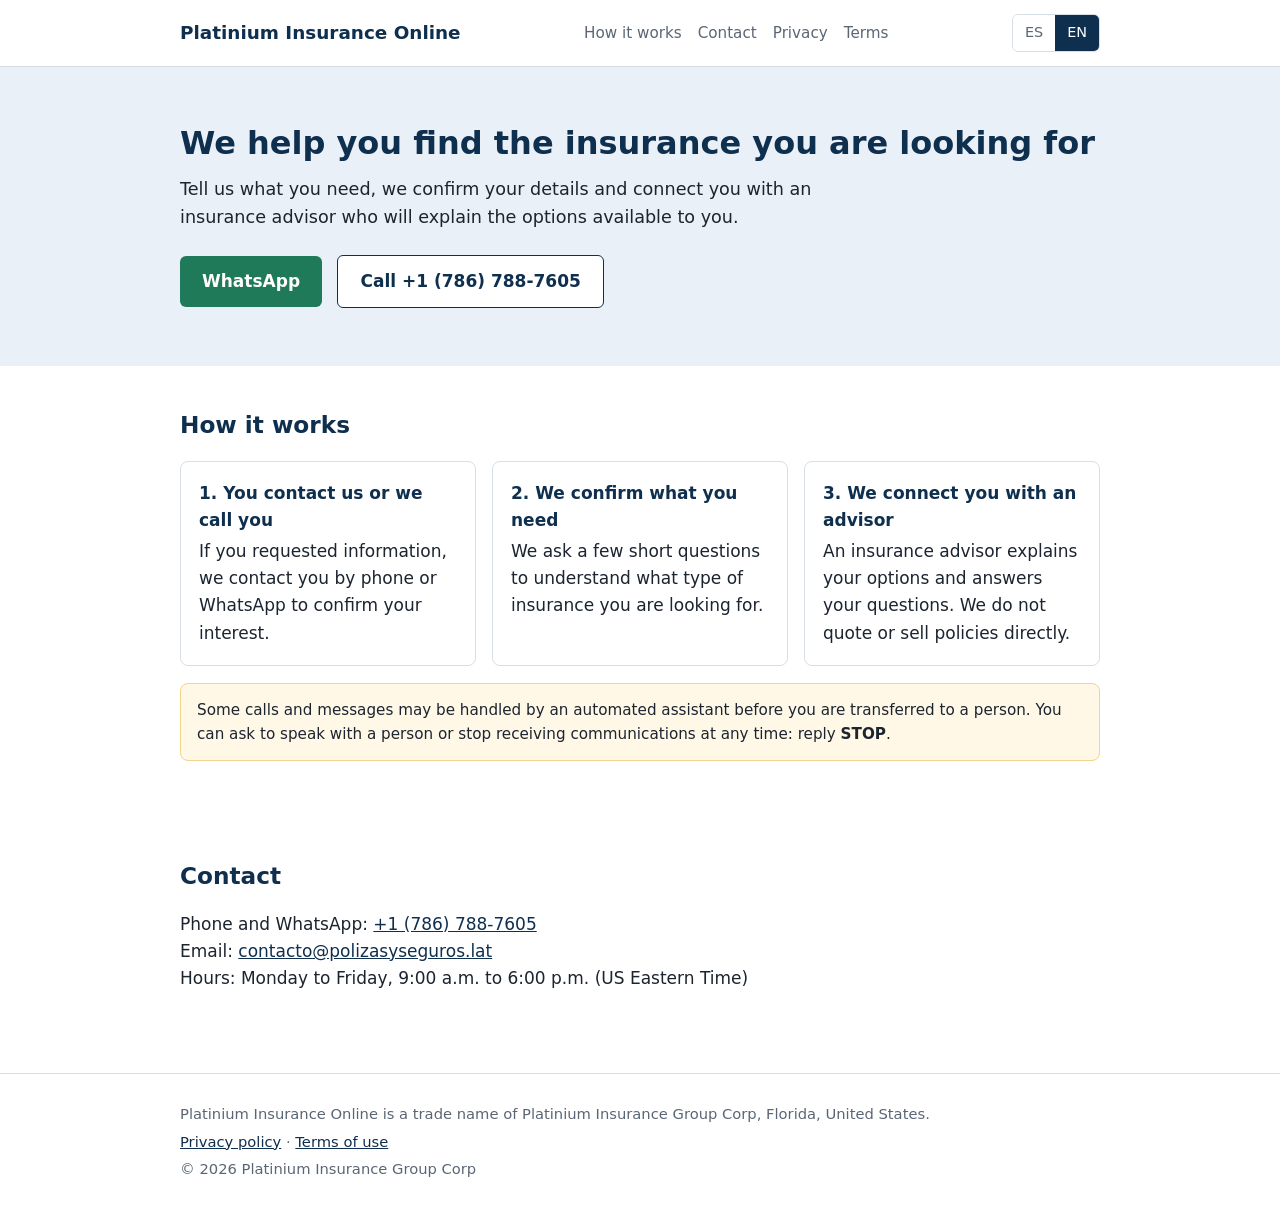
<file: index.html>
<!doctype html>
<html lang="es">
<head>
  <meta charset="utf-8">
  <meta name="viewport" content="width=device-width, initial-scale=1">
  <title>Platinium Insurance Online</title>
  <meta name="description" content="Platinium Insurance Online, de Platinium Insurance Group Corp (Florida). Te ayudamos a encontrar el seguro que buscas y te ponemos en contacto con un asesor.">
  <meta name="theme-color" content="#0f2f4f">
  <link rel="stylesheet" href="estilos.css">
</head>
<body>
  <header class="sitio">
    <div class="contenedor">
      <a class="marca" href="index.html">Platinium Insurance Online</a>
      <nav class="menu" aria-label="Menú">
        <a href="#como-funciona"><span data-lang="es">Cómo funciona</span><span data-lang="en">How it works</span></a>
        <a href="#contacto"><span data-lang="es">Contacto</span><span data-lang="en">Contact</span></a>
        <a href="privacidad.html"><span data-lang="es">Privacidad</span><span data-lang="en">Privacy</span></a>
        <a href="terminos.html"><span data-lang="es">Términos</span><span data-lang="en">Terms</span></a>
      </nav>
      <div class="idioma" role="group" aria-label="Idioma / Language">
        <button type="button" data-set="es" aria-pressed="true">ES</button>
        <button type="button" data-set="en" aria-pressed="false">EN</button>
      </div>
    </div>
  </header>

  <main>
    <div class="portada">
      <div class="contenedor">
        <h1>
          <span data-lang="es">Te ayudamos a encontrar el seguro que buscas</span>
          <span data-lang="en">We help you find the insurance you are looking for</span>
        </h1>
        <p>
          <span data-lang="es">Nos cuentas qué necesitas, confirmamos tus datos y te ponemos en contacto con un asesor de seguros que te explicará las opciones disponibles.</span>
          <span data-lang="en">Tell us what you need, we confirm your details and connect you with an insurance advisor who will explain the options available to you.</span>
        </p>
        <a class="boton" href="https://wa.me/17867887605">WhatsApp</a>
        <a class="boton secundario" href="tel:+17867887605">
          <span data-lang="es">Llamar</span><span data-lang="en">Call</span> +1 (786) 788-7605
        </a>
      </div>
    </div>

    <section id="como-funciona">
      <div class="contenedor">
        <h2><span data-lang="es">Cómo funciona</span><span data-lang="en">How it works</span></h2>
        <ol class="pasos">
          <li>
            <strong><span data-lang="es">1. Nos escribes o te llamamos</span><span data-lang="en">1. You contact us or we call you</span></strong>
            <span data-lang="es">Si pediste información, te contactamos por teléfono o WhatsApp para confirmar tu interés.</span>
            <span data-lang="en">If you requested information, we contact you by phone or WhatsApp to confirm your interest.</span>
          </li>
          <li>
            <strong><span data-lang="es">2. Confirmamos lo que necesitas</span><span data-lang="en">2. We confirm what you need</span></strong>
            <span data-lang="es">Te hacemos unas preguntas breves para entender qué tipo de seguro buscas.</span>
            <span data-lang="en">We ask a few short questions to understand what type of insurance you are looking for.</span>
          </li>
          <li>
            <strong><span data-lang="es">3. Te conectamos con un asesor</span><span data-lang="en">3. We connect you with an advisor</span></strong>
            <span data-lang="es">Un asesor de seguros te explica las opciones y resuelve tus dudas. No cotizamos ni vendemos pólizas directamente.</span>
            <span data-lang="en">An insurance advisor explains your options and answers your questions. We do not quote or sell policies directly.</span>
          </li>
        </ol>
        <p class="aviso">
          <span data-lang="es">Algunas llamadas y mensajes pueden ser atendidos por un asistente automatizado antes de pasarte con una persona. Puedes pedir hablar con una persona o dejar de recibir comunicaciones en cualquier momento: responde <strong>BAJA</strong> o <strong>STOP</strong>.</span>
          <span data-lang="en">Some calls and messages may be handled by an automated assistant before you are transferred to a person. You can ask to speak with a person or stop receiving communications at any time: reply <strong>STOP</strong>.</span>
        </p>
      </div>
    </section>

    <section id="contacto">
      <div class="contenedor">
        <h2><span data-lang="es">Contacto</span><span data-lang="en">Contact</span></h2>
        <p>
          <span data-lang="es">Teléfono y WhatsApp:</span><span data-lang="en">Phone and WhatsApp:</span>
          <a href="tel:+17867887605">+1 (786) 788-7605</a><br>
          <span data-lang="es">Correo:</span><span data-lang="en">Email:</span>
          <a href="mailto:contacto@polizasyseguros.lat">contacto@polizasyseguros.lat</a><br>
          <span data-lang="es">Horario: lunes a viernes, 9:00 a 18:00 (hora del Este de EE. UU.)</span>
          <span data-lang="en">Hours: Monday to Friday, 9:00 a.m. to 6:00 p.m. (US Eastern Time)</span>
        </p>
      </div>
    </section>
  </main>

  <footer class="sitio">
    <div class="contenedor">
      <p>Platinium Insurance Online <span data-lang="es">es un nombre comercial de</span><span data-lang="en">is a trade name of</span> Platinium Insurance Group Corp, Florida, <span data-lang="es">Estados Unidos</span><span data-lang="en">United States</span>.</p>
      <p><a href="privacidad.html"><span data-lang="es">Política de privacidad</span><span data-lang="en">Privacy policy</span></a> · <a href="terminos.html"><span data-lang="es">Términos de uso</span><span data-lang="en">Terms of use</span></a></p>
      <p>© 2026 Platinium Insurance Group Corp</p>
    </div>
  </footer>
  <script src="idioma.js"></script>
</body>
</html>
</file>
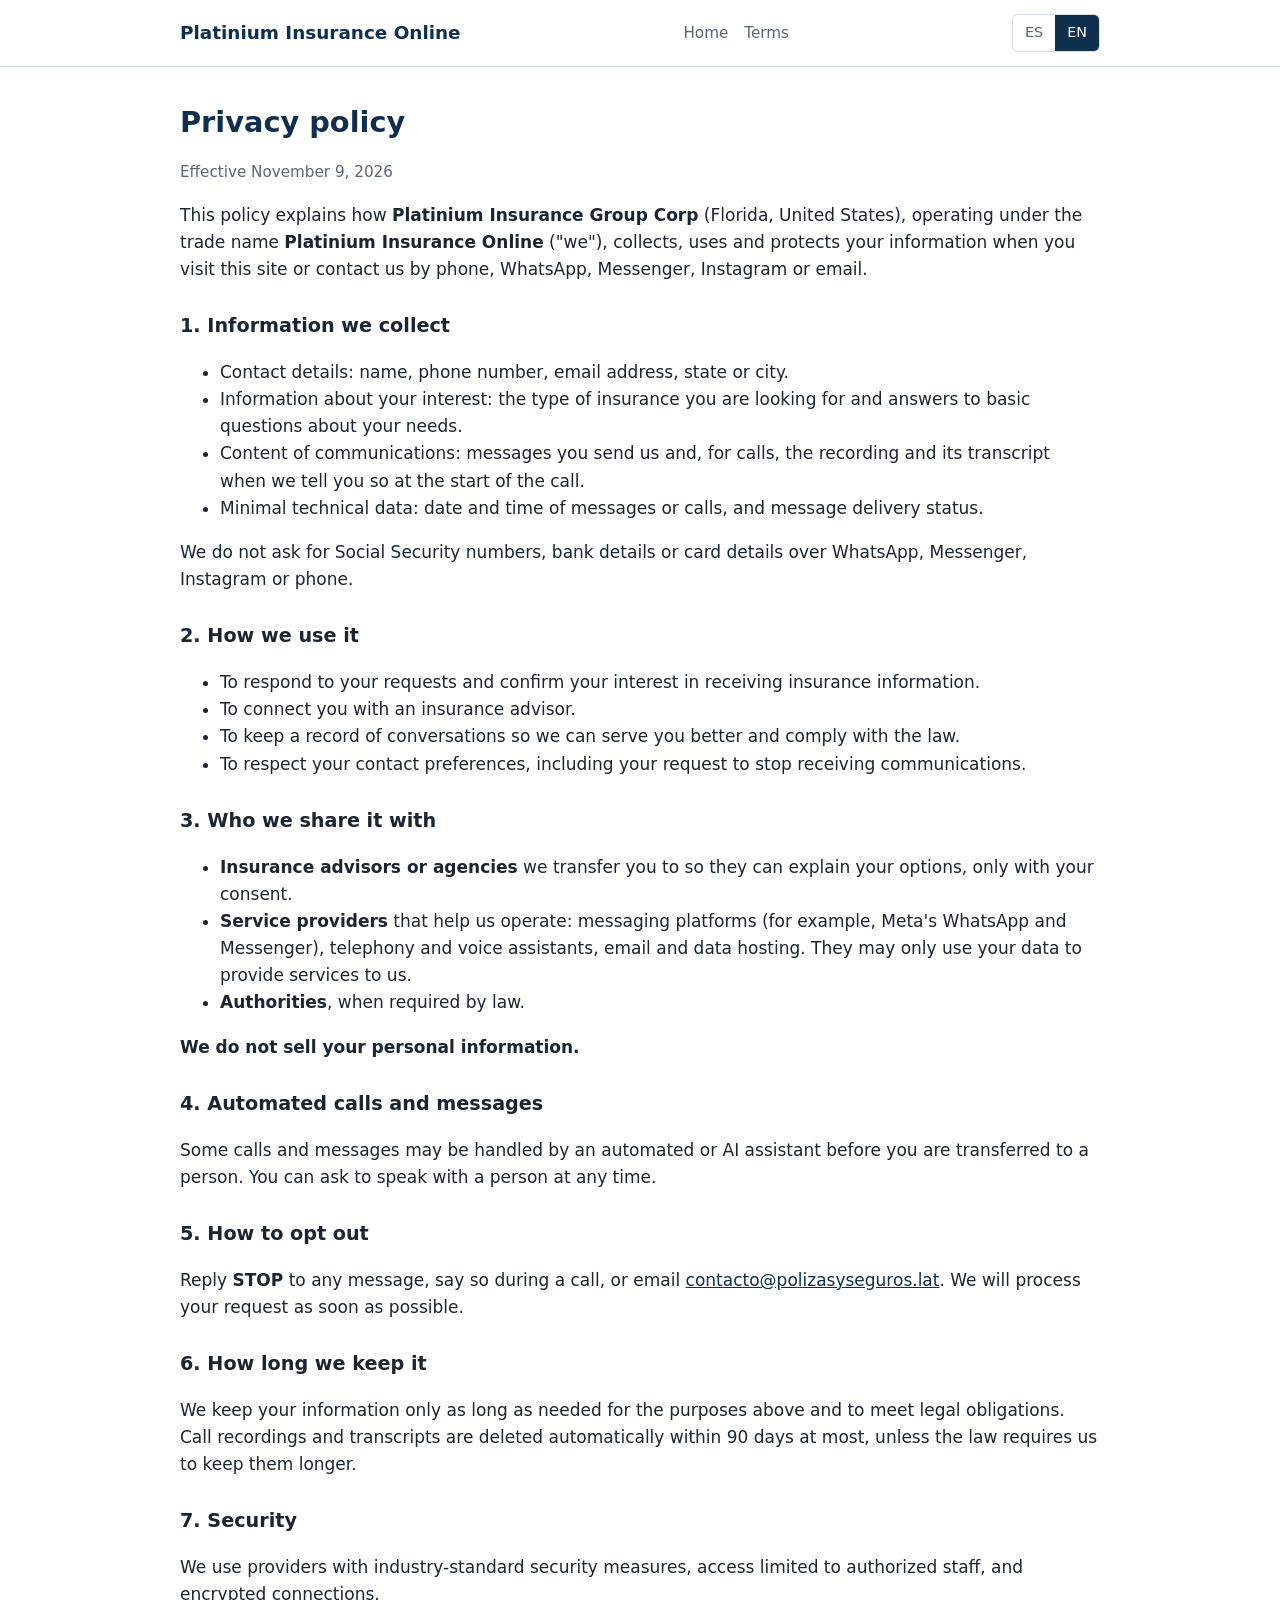
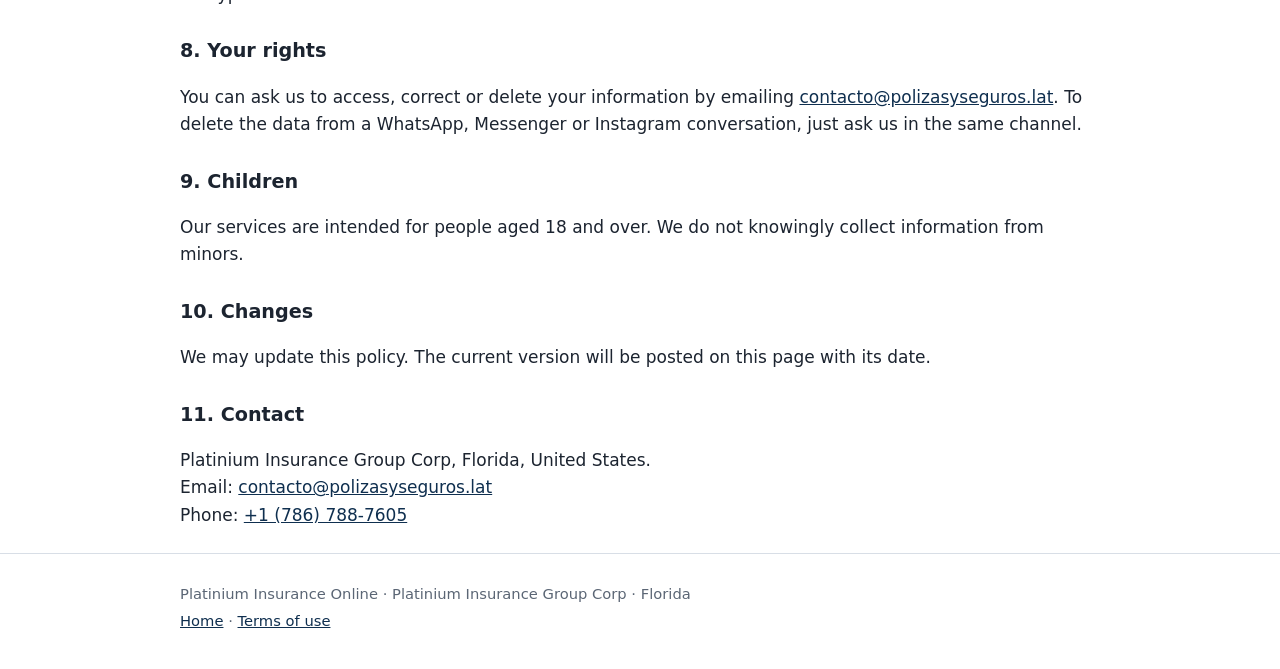
<file: privacidad.html>
<!doctype html>
<html lang="es">
<head>
  <meta charset="utf-8">
  <meta name="viewport" content="width=device-width, initial-scale=1">
  <title>Política de privacidad | Platinium Insurance Online</title>
  <meta name="description" content="Política de privacidad de Platinium Insurance Online (Platinium Insurance Group Corp).">
  <link rel="stylesheet" href="estilos.css">
</head>
<body>
  <header class="sitio">
    <div class="contenedor">
      <a class="marca" href="index.html">Platinium Insurance Online</a>
      <nav class="menu" aria-label="Menú">
        <a href="index.html"><span data-lang="es">Inicio</span><span data-lang="en">Home</span></a>
        <a href="terminos.html"><span data-lang="es">Términos</span><span data-lang="en">Terms</span></a>
      </nav>
      <div class="idioma" role="group" aria-label="Idioma / Language">
        <button type="button" data-set="es" aria-pressed="true">ES</button>
        <button type="button" data-set="en" aria-pressed="false">EN</button>
      </div>
    </div>
  </header>

  <main class="contenedor legal">

    <!-- ================= ESPAÑOL ================= -->
    <div data-lang="es">
      <h1>Política de privacidad</h1>
      <p class="fecha">Vigente desde el 9 de noviembre de 2026</p>

      <p>Esta política explica cómo <strong>Platinium Insurance Group Corp</strong> (Florida, Estados Unidos), que opera con el nombre comercial <strong>Platinium Insurance Online</strong> («nosotros»), recoge, usa y protege tus datos cuando visitas este sitio o te comunicas con nosotros por teléfono, WhatsApp, Messenger, Instagram o correo electrónico.</p>

      <h2>1. Qué datos recogemos</h2>
      <ul>
        <li>Datos de contacto: nombre, número de teléfono, correo electrónico, estado o ciudad.</li>
        <li>Información sobre tu interés: tipo de seguro que buscas y respuestas a preguntas básicas para entender tu necesidad.</li>
        <li>Contenido de las comunicaciones: mensajes que nos envías y, en las llamadas, la grabación y su transcripción cuando te lo indiquemos al inicio de la llamada.</li>
        <li>Datos técnicos mínimos: fecha y hora de los mensajes o llamadas, y el estado de entrega de los mensajes.</li>
      </ul>
      <p>No pedimos números de seguro social, datos bancarios ni datos de tarjetas por WhatsApp, Messenger, Instagram ni teléfono.</p>

      <h2>2. Para qué los usamos</h2>
      <ul>
        <li>Responder a tus solicitudes y confirmar tu interés en recibir información sobre seguros.</li>
        <li>Ponerte en contacto con un asesor de seguros.</li>
        <li>Llevar un registro de las conversaciones para darte un mejor servicio y cumplir con la ley.</li>
        <li>Respetar tus preferencias de contacto, incluida tu solicitud de no recibir más comunicaciones.</li>
      </ul>

      <h2>3. Con quién los compartimos</h2>
      <ul>
        <li><strong>Asesores o agencias de seguros</strong> a quienes te transferimos para que te expliquen opciones, solo con tu consentimiento.</li>
        <li><strong>Proveedores de servicios</strong> que nos ayudan a operar: plataformas de mensajería (por ejemplo, WhatsApp y Messenger de Meta), telefonía y asistentes de voz, correo electrónico y alojamiento de datos. Solo pueden usar tus datos para prestarnos el servicio.</li>
        <li><strong>Autoridades</strong>, cuando la ley lo exija.</li>
      </ul>
      <p><strong>No vendemos tus datos personales.</strong></p>

      <h2>4. Llamadas y mensajes automatizados</h2>
      <p>Algunas llamadas y mensajes pueden ser atendidos por un asistente automatizado o de inteligencia artificial antes de transferirte a una persona. Puedes pedir hablar con una persona en cualquier momento.</p>

      <h2>5. Cómo dejar de recibir comunicaciones</h2>
      <p>Responde <strong>BAJA</strong> o <strong>STOP</strong> a cualquier mensaje, dilo durante una llamada o escríbenos a <a href="mailto:contacto@polizasyseguros.lat">contacto@polizasyseguros.lat</a>. Atenderemos tu solicitud lo antes posible.</p>

      <h2>6. Cuánto tiempo los guardamos</h2>
      <p>Guardamos tus datos solo el tiempo necesario para los fines anteriores y para cumplir obligaciones legales. Las grabaciones y transcripciones de llamadas se borran automáticamente en un plazo máximo de 90 días, salvo que la ley nos obligue a conservarlas más tiempo.</p>

      <h2>7. Seguridad</h2>
      <p>Usamos proveedores con medidas de seguridad estándar del sector, acceso limitado al personal autorizado y conexiones cifradas.</p>

      <h2>8. Tus derechos</h2>
      <p>Puedes pedirnos acceder a tus datos, corregirlos o borrarlos escribiendo a <a href="mailto:contacto@polizasyseguros.lat">contacto@polizasyseguros.lat</a>. Para borrar los datos de una conversación de WhatsApp, Messenger o Instagram, basta con que nos lo pidas por el mismo canal.</p>

      <h2>9. Menores de edad</h2>
      <p>Nuestros servicios están dirigidos a mayores de 18 años. No recogemos a sabiendas datos de menores.</p>

      <h2>10. Cambios</h2>
      <p>Podemos actualizar esta política. Publicaremos la versión vigente en esta página con su fecha.</p>

      <h2>11. Contacto</h2>
      <p>Platinium Insurance Group Corp, Florida, Estados Unidos.<br>
      Correo: <a href="mailto:contacto@polizasyseguros.lat">contacto@polizasyseguros.lat</a><br>
      Teléfono: <a href="tel:+17867887605">+1 (786) 788-7605</a></p>
    </div>

    <!-- ================= ENGLISH ================= -->
    <div data-lang="en">
      <h1>Privacy policy</h1>
      <p class="fecha">Effective November 9, 2026</p>

      <p>This policy explains how <strong>Platinium Insurance Group Corp</strong> (Florida, United States), operating under the trade name <strong>Platinium Insurance Online</strong> ("we"), collects, uses and protects your information when you visit this site or contact us by phone, WhatsApp, Messenger, Instagram or email.</p>

      <h2>1. Information we collect</h2>
      <ul>
        <li>Contact details: name, phone number, email address, state or city.</li>
        <li>Information about your interest: the type of insurance you are looking for and answers to basic questions about your needs.</li>
        <li>Content of communications: messages you send us and, for calls, the recording and its transcript when we tell you so at the start of the call.</li>
        <li>Minimal technical data: date and time of messages or calls, and message delivery status.</li>
      </ul>
      <p>We do not ask for Social Security numbers, bank details or card details over WhatsApp, Messenger, Instagram or phone.</p>

      <h2>2. How we use it</h2>
      <ul>
        <li>To respond to your requests and confirm your interest in receiving insurance information.</li>
        <li>To connect you with an insurance advisor.</li>
        <li>To keep a record of conversations so we can serve you better and comply with the law.</li>
        <li>To respect your contact preferences, including your request to stop receiving communications.</li>
      </ul>

      <h2>3. Who we share it with</h2>
      <ul>
        <li><strong>Insurance advisors or agencies</strong> we transfer you to so they can explain your options, only with your consent.</li>
        <li><strong>Service providers</strong> that help us operate: messaging platforms (for example, Meta's WhatsApp and Messenger), telephony and voice assistants, email and data hosting. They may only use your data to provide services to us.</li>
        <li><strong>Authorities</strong>, when required by law.</li>
      </ul>
      <p><strong>We do not sell your personal information.</strong></p>

      <h2>4. Automated calls and messages</h2>
      <p>Some calls and messages may be handled by an automated or AI assistant before you are transferred to a person. You can ask to speak with a person at any time.</p>

      <h2>5. How to opt out</h2>
      <p>Reply <strong>STOP</strong> to any message, say so during a call, or email <a href="mailto:contacto@polizasyseguros.lat">contacto@polizasyseguros.lat</a>. We will process your request as soon as possible.</p>

      <h2>6. How long we keep it</h2>
      <p>We keep your information only as long as needed for the purposes above and to meet legal obligations. Call recordings and transcripts are deleted automatically within 90 days at most, unless the law requires us to keep them longer.</p>

      <h2>7. Security</h2>
      <p>We use providers with industry-standard security measures, access limited to authorized staff, and encrypted connections.</p>

      <h2>8. Your rights</h2>
      <p>You can ask us to access, correct or delete your information by emailing <a href="mailto:contacto@polizasyseguros.lat">contacto@polizasyseguros.lat</a>. To delete the data from a WhatsApp, Messenger or Instagram conversation, just ask us in the same channel.</p>

      <h2>9. Children</h2>
      <p>Our services are intended for people aged 18 and over. We do not knowingly collect information from minors.</p>

      <h2>10. Changes</h2>
      <p>We may update this policy. The current version will be posted on this page with its date.</p>

      <h2>11. Contact</h2>
      <p>Platinium Insurance Group Corp, Florida, United States.<br>
      Email: <a href="mailto:contacto@polizasyseguros.lat">contacto@polizasyseguros.lat</a><br>
      Phone: <a href="tel:+17867887605">+1 (786) 788-7605</a></p>
    </div>
  </main>

  <footer class="sitio">
    <div class="contenedor">
      <p>Platinium Insurance Online · Platinium Insurance Group Corp · Florida</p>
      <p><a href="index.html"><span data-lang="es">Inicio</span><span data-lang="en">Home</span></a> · <a href="terminos.html"><span data-lang="es">Términos de uso</span><span data-lang="en">Terms of use</span></a></p>
    </div>
  </footer>
  <script src="idioma.js"></script>
</body>
</html>
</file>
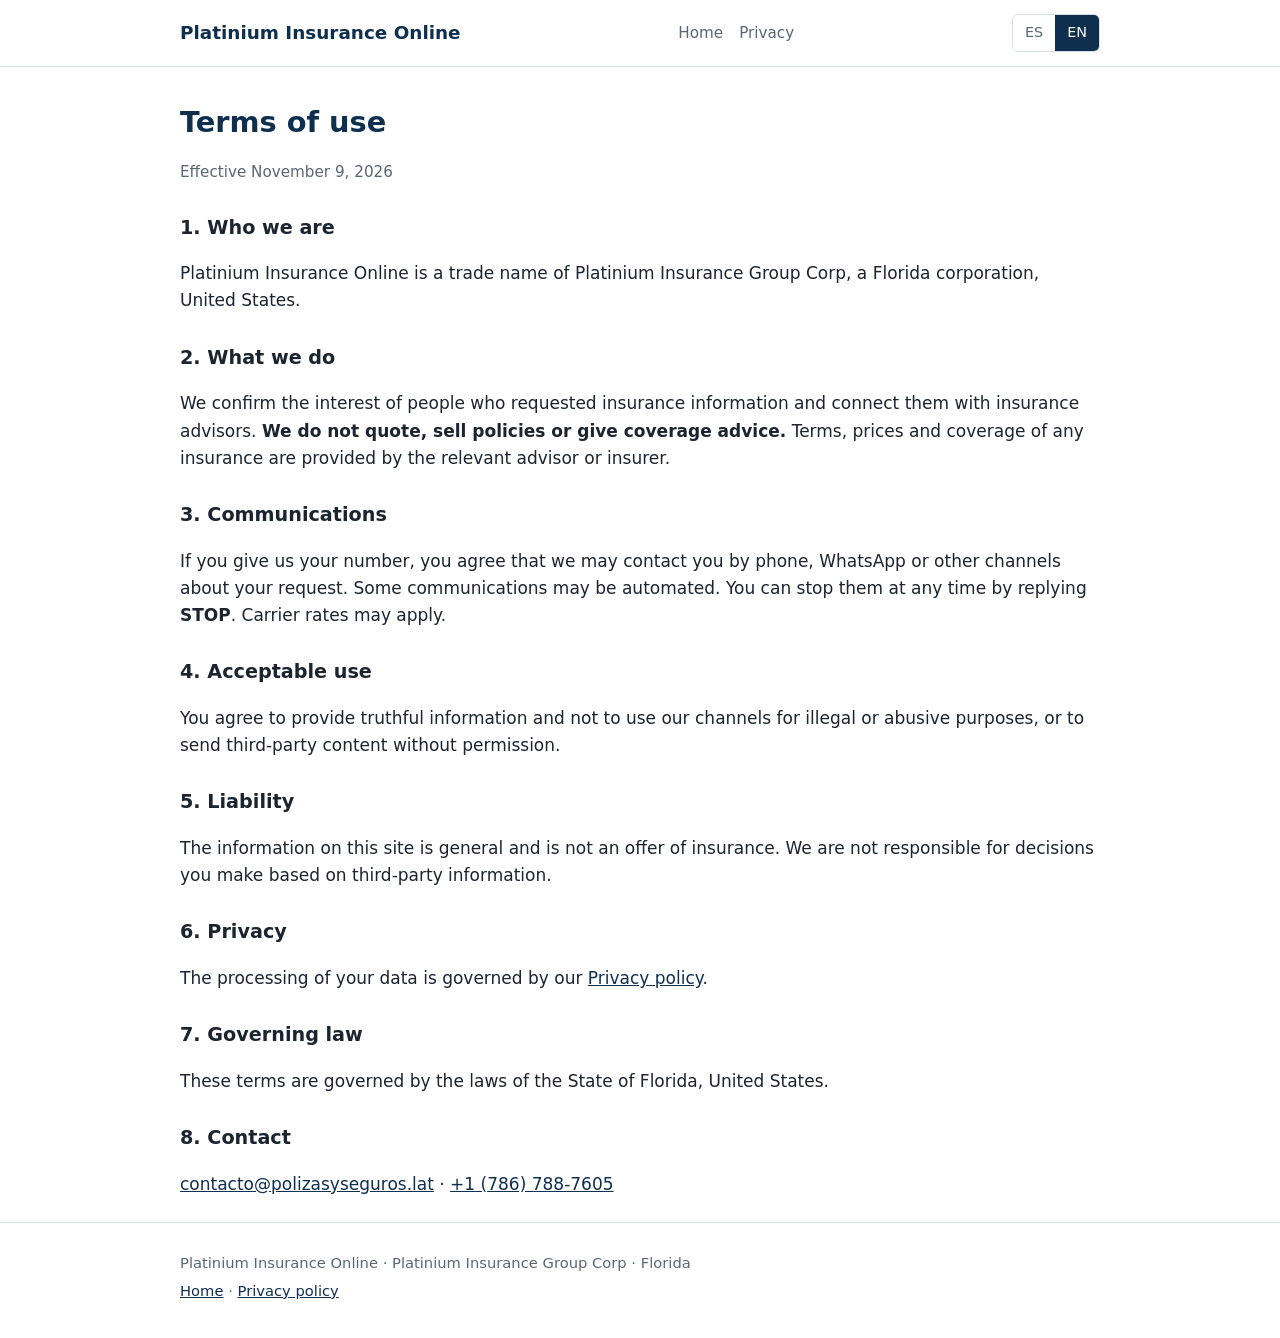
<file: terminos.html>
<!doctype html>
<html lang="es">
<head>
  <meta charset="utf-8">
  <meta name="viewport" content="width=device-width, initial-scale=1">
  <title>Términos de uso | Platinium Insurance Online</title>
  <meta name="description" content="Términos de uso de Platinium Insurance Online (Platinium Insurance Group Corp).">
  <link rel="stylesheet" href="estilos.css">
</head>
<body>
  <header class="sitio">
    <div class="contenedor">
      <a class="marca" href="index.html">Platinium Insurance Online</a>
      <nav class="menu" aria-label="Menú">
        <a href="index.html"><span data-lang="es">Inicio</span><span data-lang="en">Home</span></a>
        <a href="privacidad.html"><span data-lang="es">Privacidad</span><span data-lang="en">Privacy</span></a>
      </nav>
      <div class="idioma" role="group" aria-label="Idioma / Language">
        <button type="button" data-set="es" aria-pressed="true">ES</button>
        <button type="button" data-set="en" aria-pressed="false">EN</button>
      </div>
    </div>
  </header>

  <main class="contenedor legal">
    <div data-lang="es">
      <h1>Términos de uso</h1>
      <p class="fecha">Vigentes desde el 9 de noviembre de 2026</p>

      <h2>1. Quiénes somos</h2>
      <p>Platinium Insurance Online es un nombre comercial de Platinium Insurance Group Corp, sociedad de Florida, Estados Unidos.</p>

      <h2>2. Qué hacemos</h2>
      <p>Confirmamos el interés de personas que pidieron información sobre seguros y las ponemos en contacto con asesores de seguros. <strong>No cotizamos, no vendemos pólizas y no damos asesoramiento sobre coberturas.</strong> Las condiciones, precios y coberturas de cualquier seguro las informa el asesor o la aseguradora correspondiente.</p>

      <h2>3. Comunicaciones</h2>
      <p>Si nos das tu número, aceptas que te contactemos por teléfono, WhatsApp u otros canales sobre tu solicitud. Algunas comunicaciones pueden ser automatizadas. Puedes dejar de recibirlas en cualquier momento respondiendo <strong>BAJA</strong> o <strong>STOP</strong>. Pueden aplicarse tarifas de tu operador.</p>

      <h2>4. Uso correcto</h2>
      <p>Te comprometes a darnos información veraz y a no usar nuestros canales para fines ilegales, abusivos o para enviar contenido de terceros sin permiso.</p>

      <h2>5. Responsabilidad</h2>
      <p>La información de este sitio es general y no constituye una oferta de seguro. No somos responsables de las decisiones que tomes con base en la información de terceros.</p>

      <h2>6. Privacidad</h2>
      <p>El tratamiento de tus datos se rige por nuestra <a href="privacidad.html">Política de privacidad</a>.</p>

      <h2>7. Ley aplicable</h2>
      <p>Estos términos se rigen por las leyes del Estado de Florida, Estados Unidos.</p>

      <h2>8. Contacto</h2>
      <p><a href="mailto:contacto@polizasyseguros.lat">contacto@polizasyseguros.lat</a> · <a href="tel:+17867887605">+1 (786) 788-7605</a></p>
    </div>

    <div data-lang="en">
      <h1>Terms of use</h1>
      <p class="fecha">Effective November 9, 2026</p>

      <h2>1. Who we are</h2>
      <p>Platinium Insurance Online is a trade name of Platinium Insurance Group Corp, a Florida corporation, United States.</p>

      <h2>2. What we do</h2>
      <p>We confirm the interest of people who requested insurance information and connect them with insurance advisors. <strong>We do not quote, sell policies or give coverage advice.</strong> Terms, prices and coverage of any insurance are provided by the relevant advisor or insurer.</p>

      <h2>3. Communications</h2>
      <p>If you give us your number, you agree that we may contact you by phone, WhatsApp or other channels about your request. Some communications may be automated. You can stop them at any time by replying <strong>STOP</strong>. Carrier rates may apply.</p>

      <h2>4. Acceptable use</h2>
      <p>You agree to provide truthful information and not to use our channels for illegal or abusive purposes, or to send third-party content without permission.</p>

      <h2>5. Liability</h2>
      <p>The information on this site is general and is not an offer of insurance. We are not responsible for decisions you make based on third-party information.</p>

      <h2>6. Privacy</h2>
      <p>The processing of your data is governed by our <a href="privacidad.html">Privacy policy</a>.</p>

      <h2>7. Governing law</h2>
      <p>These terms are governed by the laws of the State of Florida, United States.</p>

      <h2>8. Contact</h2>
      <p><a href="mailto:contacto@polizasyseguros.lat">contacto@polizasyseguros.lat</a> · <a href="tel:+17867887605">+1 (786) 788-7605</a></p>
    </div>
  </main>

  <footer class="sitio">
    <div class="contenedor">
      <p>Platinium Insurance Online · Platinium Insurance Group Corp · Florida</p>
      <p><a href="index.html"><span data-lang="es">Inicio</span><span data-lang="en">Home</span></a> · <a href="privacidad.html"><span data-lang="es">Política de privacidad</span><span data-lang="en">Privacy policy</span></a></p>
    </div>
  </footer>
  <script src="idioma.js"></script>
</body>
</html>
</file>
<file: estilos.css>
:root {
  --azul: #0f2f4f;
  --azul-claro: #e9f0f7;
  --acento: #1f7a5a;
  --texto: #1c2430;
  --gris: #5b6675;
  --borde: #d8dee6;
  --fondo: #ffffff;
}
* { box-sizing: border-box; }
html { -webkit-text-size-adjust: 100%; }
body {
  margin: 0;
  font-family: system-ui, -apple-system, "Segoe UI", Roboto, Arial, sans-serif;
  color: var(--texto);
  background: var(--fondo);
  line-height: 1.6;
  font-size: 17px;
}
a { color: var(--azul); }
.contenedor { max-width: 960px; margin: 0 auto; padding: 0 20px; }

header.sitio {
  border-bottom: 1px solid var(--borde);
  background: var(--fondo);
}
header.sitio .contenedor {
  display: flex; align-items: center; justify-content: space-between;
  gap: 12px; padding-top: 14px; padding-bottom: 14px; flex-wrap: wrap;
}
.marca { font-weight: 700; font-size: 1.15rem; color: var(--azul); text-decoration: none; }
nav.menu { display: flex; gap: 16px; flex-wrap: wrap; font-size: 0.95rem; }
nav.menu a { text-decoration: none; color: var(--gris); }
nav.menu a:hover, nav.menu a:focus { color: var(--azul); text-decoration: underline; }

.idioma { display: inline-flex; border: 1px solid var(--borde); border-radius: 6px; overflow: hidden; }
.idioma button {
  border: 0; background: var(--fondo); color: var(--gris);
  padding: 6px 12px; font: inherit; font-size: 0.9rem; cursor: pointer; min-height: 36px;
}
.idioma button[aria-pressed="true"] { background: var(--azul); color: #fff; }

.portada { background: var(--azul-claro); padding: 56px 0 48px; }
.portada h1 { font-size: 2rem; line-height: 1.25; margin: 0 0 12px; color: var(--azul); }
.portada p { font-size: 1.1rem; margin: 0 0 24px; max-width: 640px; }
.boton {
  display: inline-block; background: var(--acento); color: #fff; text-decoration: none;
  padding: 12px 22px; border-radius: 6px; font-weight: 600; margin: 0 10px 10px 0;
}
.boton.secundario { background: var(--fondo); color: var(--azul); border: 1px solid var(--azul); }

section { padding: 40px 0; }
section h2 { color: var(--azul); font-size: 1.45rem; margin: 0 0 14px; }
.pasos { display: grid; grid-template-columns: repeat(auto-fit, minmax(220px, 1fr)); gap: 16px; padding: 0; list-style: none; }
.pasos li { border: 1px solid var(--borde); border-radius: 8px; padding: 18px; }
.pasos strong { display: block; color: var(--azul); margin-bottom: 4px; }
.aviso { background: #fff8e6; border: 1px solid #f0d58a; border-radius: 8px; padding: 14px 16px; font-size: 0.95rem; }

.legal h1 { color: var(--azul); font-size: 1.8rem; margin: 32px 0 6px; }
.legal h2 { font-size: 1.2rem; margin: 28px 0 8px; }
.legal .fecha { color: var(--gris); font-size: 0.95rem; }

footer.sitio { border-top: 1px solid var(--borde); padding: 24px 0 32px; color: var(--gris); font-size: 0.92rem; margin-top: 24px; }
footer.sitio p { margin: 4px 0; }

[data-lang] { display: none; }
html[lang="es"] [data-lang="es"], html[lang="en"] [data-lang="en"] { display: revert; }

@media (max-width: 560px) {
  .portada h1 { font-size: 1.6rem; }
  body { font-size: 16px; }
}
</file>
